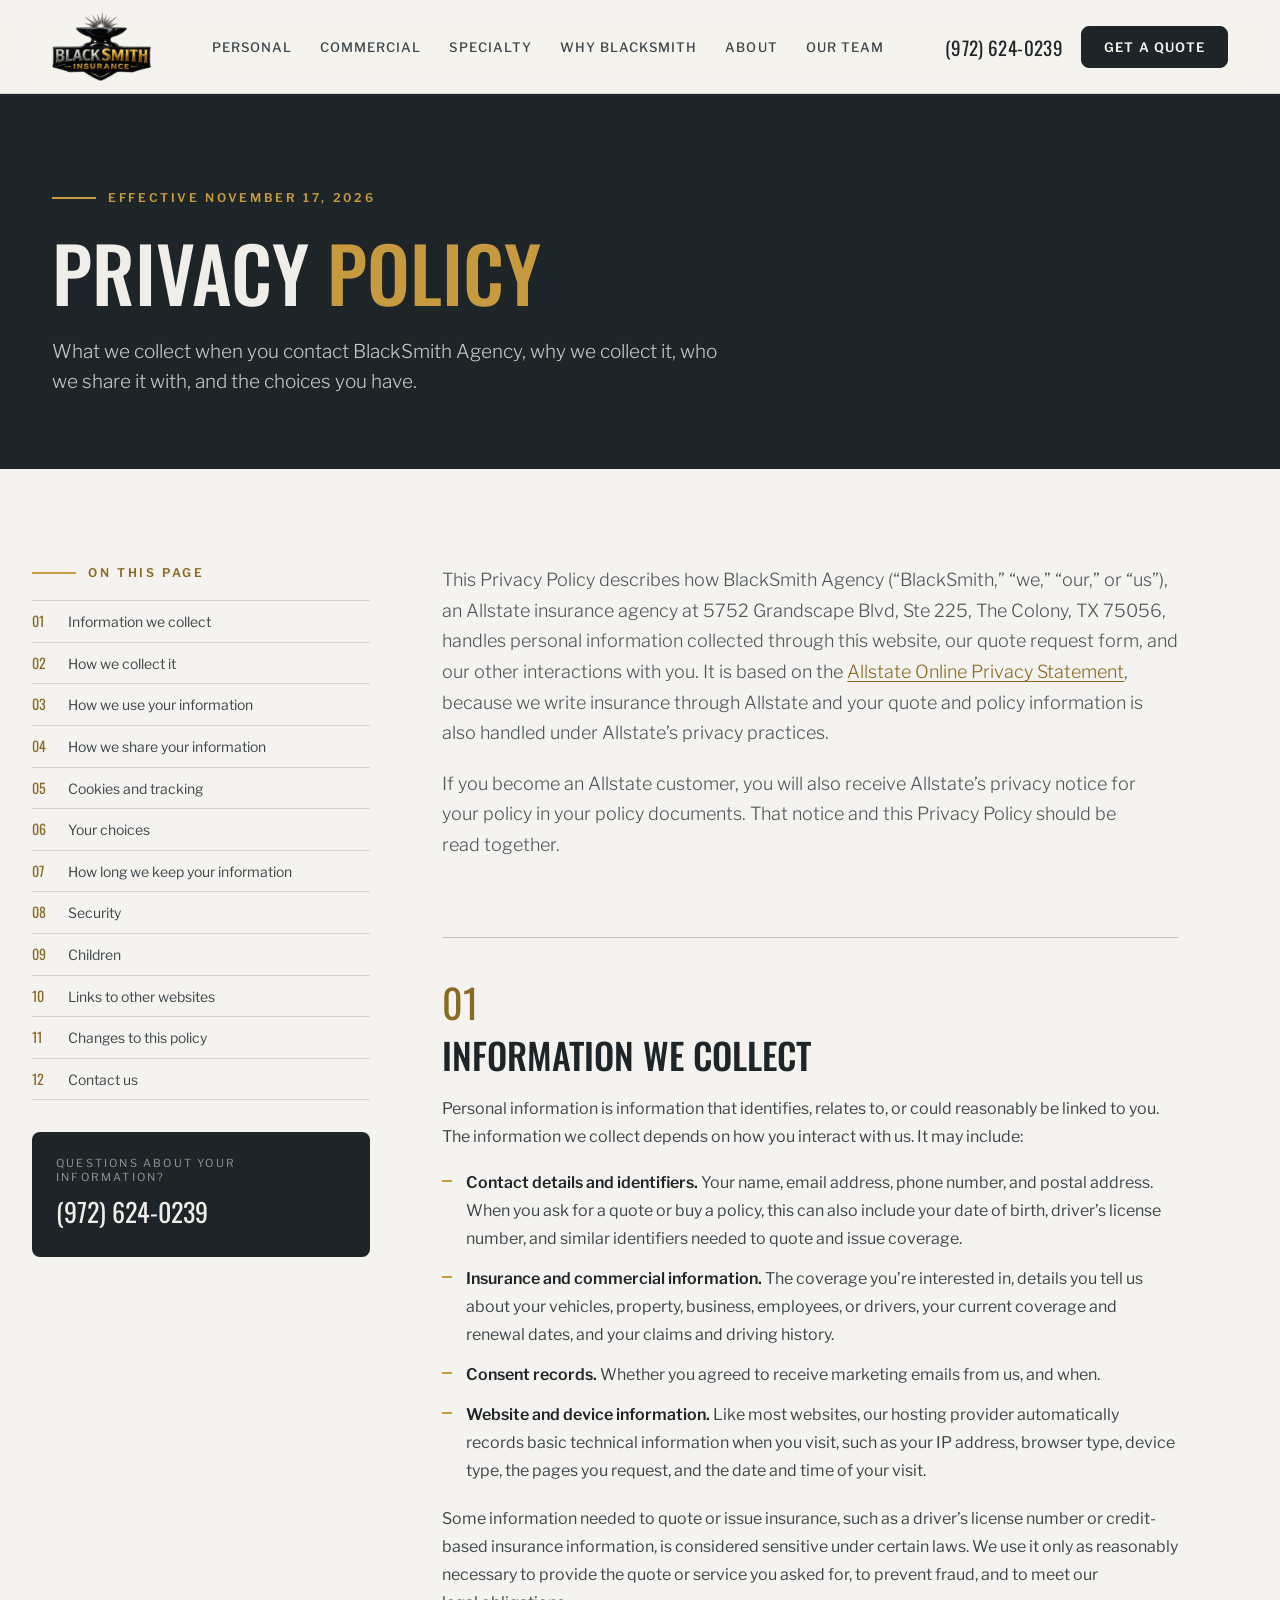
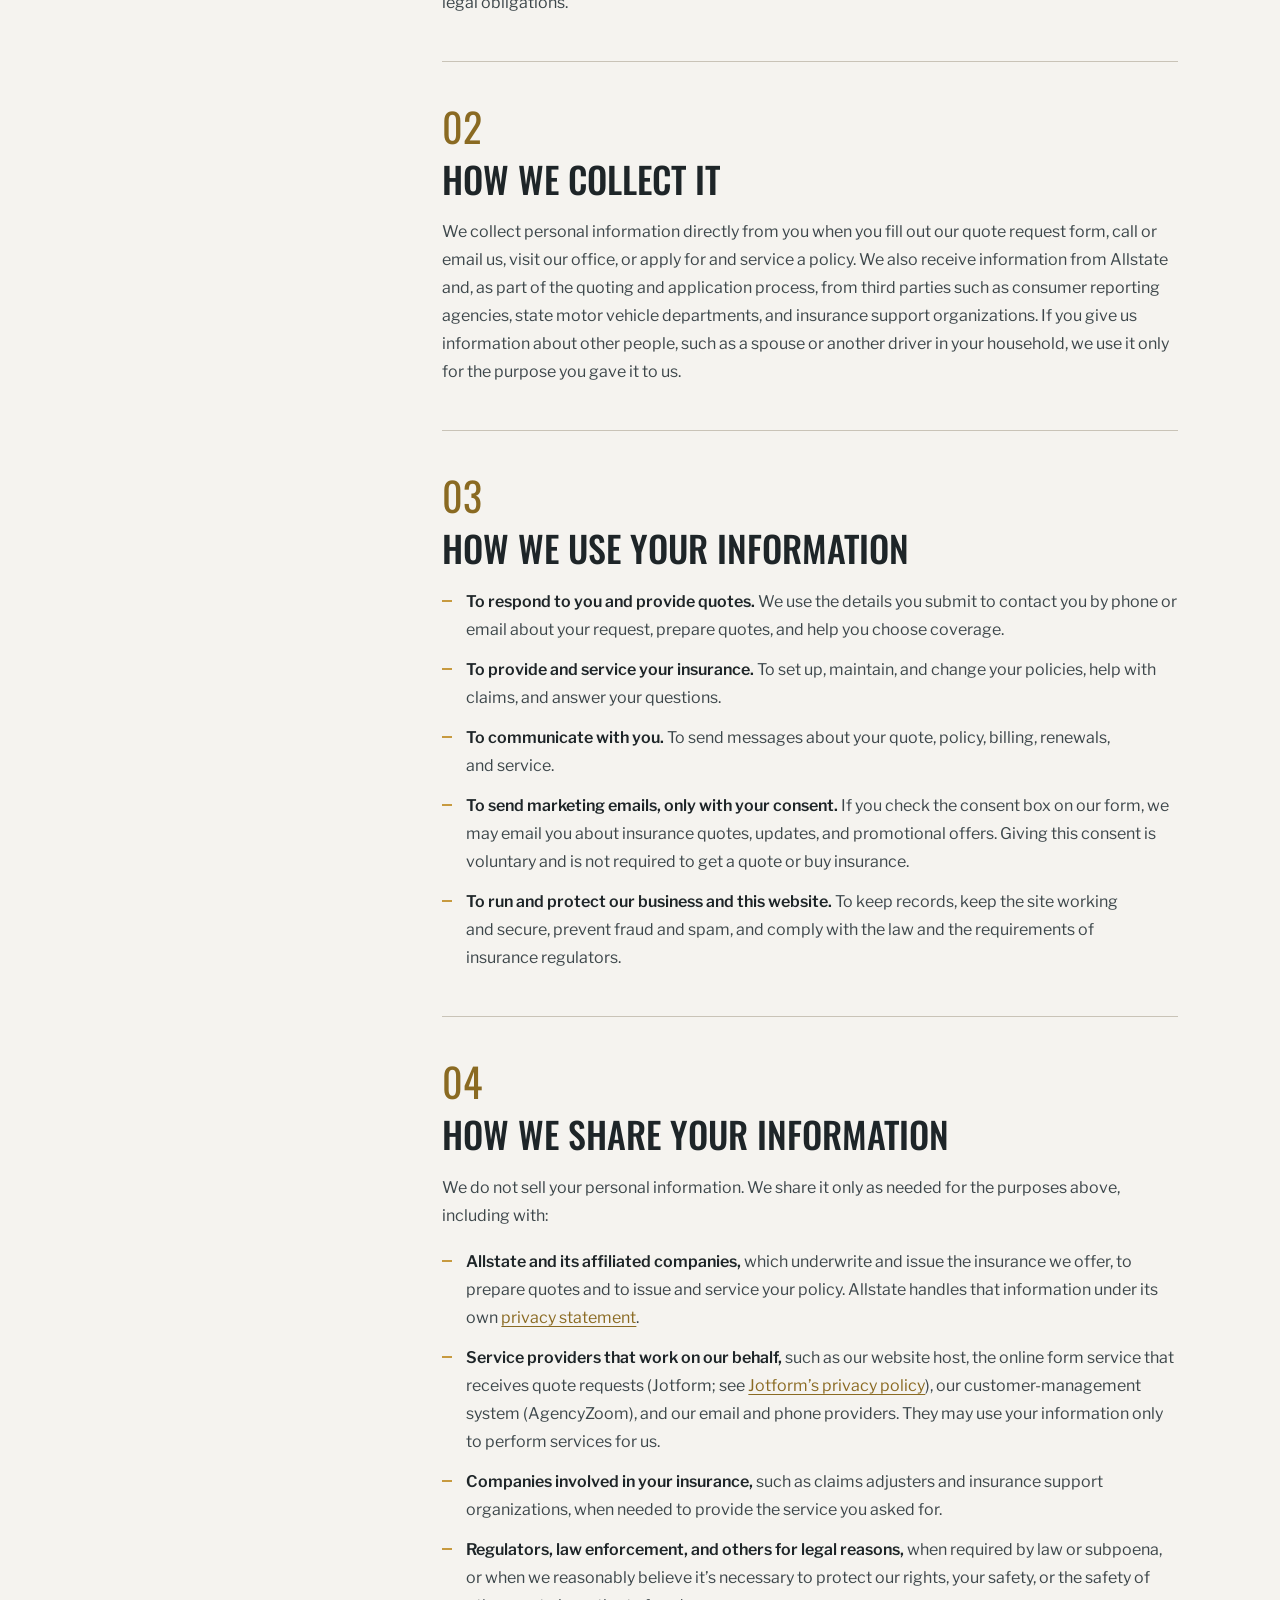
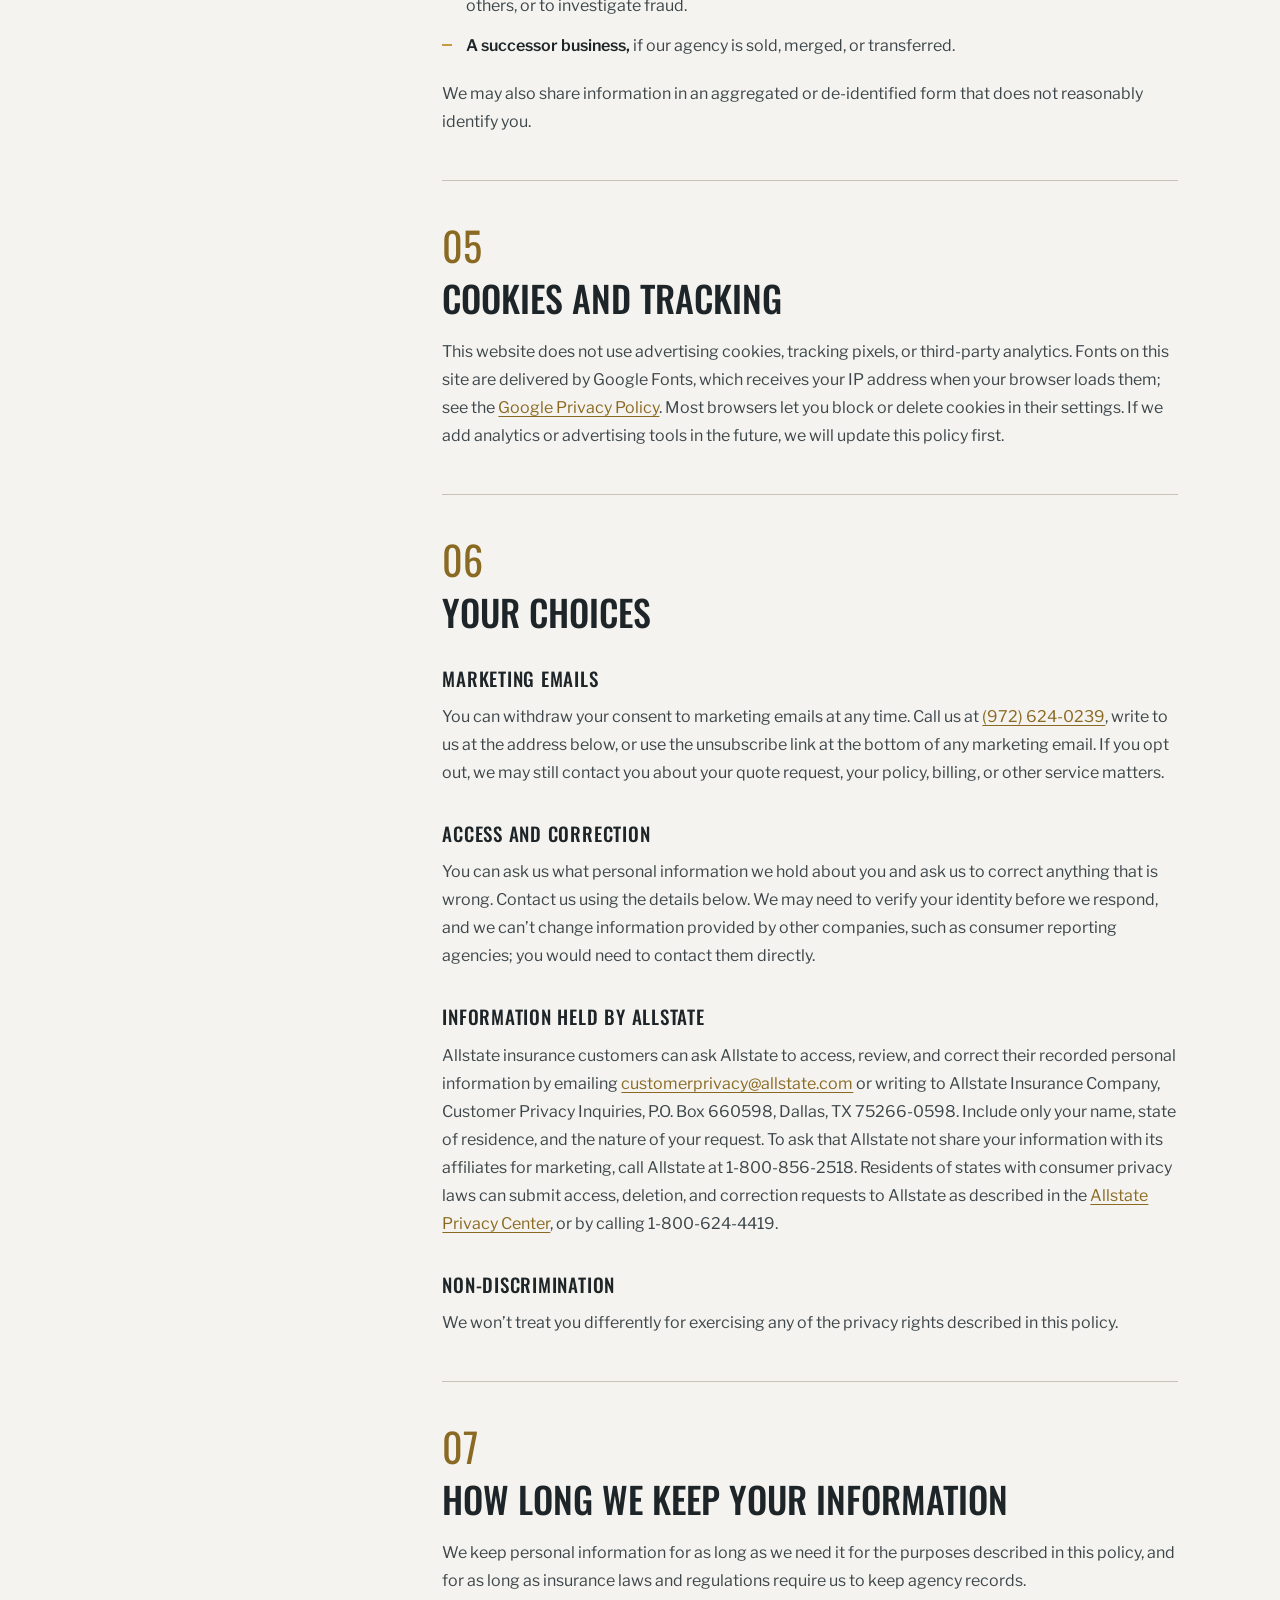
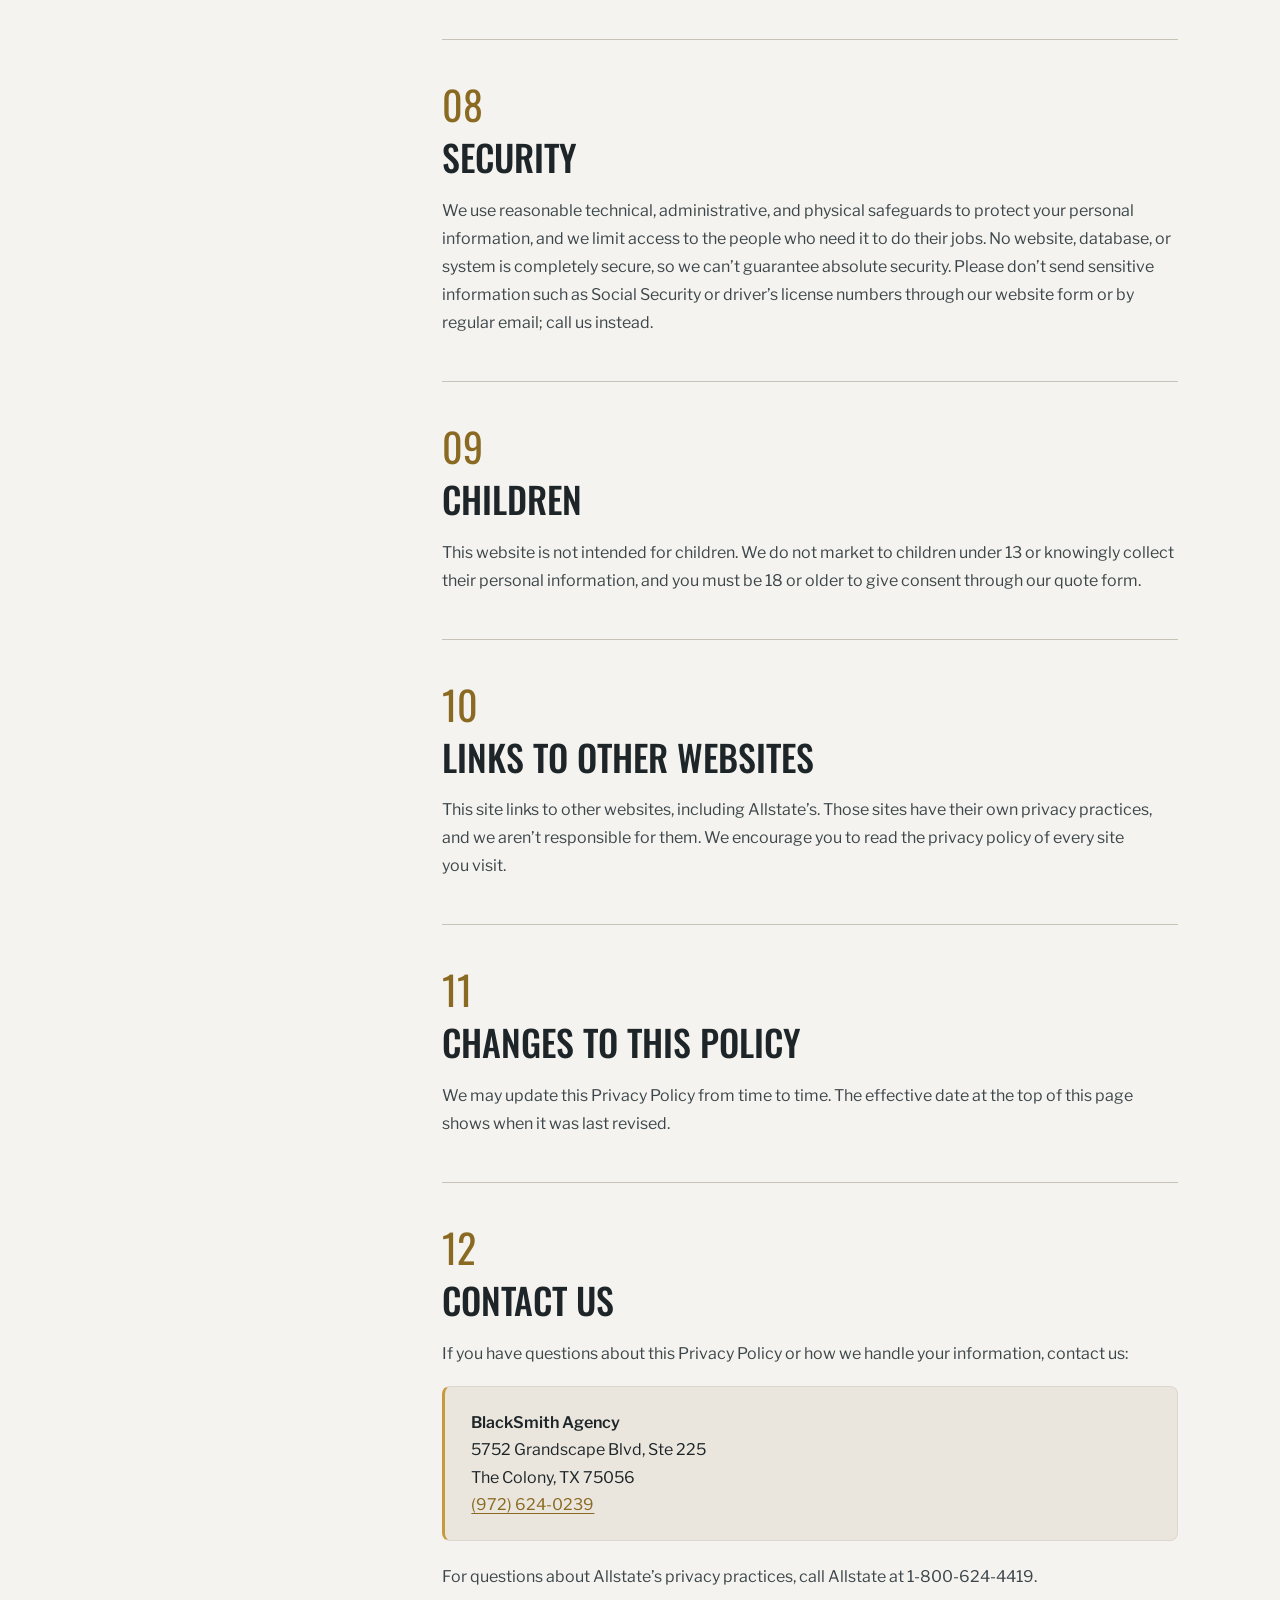
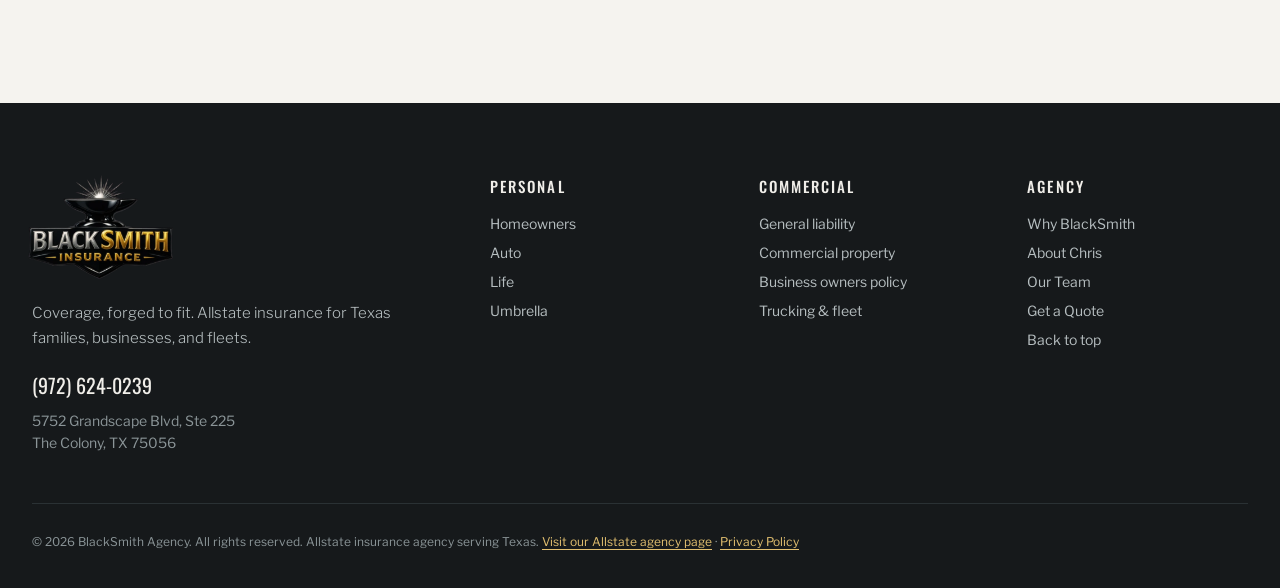
<file: privacy.html>
<!DOCTYPE html>
<html lang="en">
<head>
<meta charset="utf-8">
<meta name="viewport" content="width=device-width, initial-scale=1">
<title>Privacy Policy | BlackSmith Agency, The Colony, Texas</title>
<meta name="description" content="How BlackSmith Agency, an Allstate insurance agency in The Colony, Texas, collects, uses, shares, and protects the personal information you give us.">
<link rel="canonical" href="https://blacksmith-insurance-site.vercel.app/privacy">

<meta property="og:type" content="website">
<meta property="og:title" content="Privacy Policy | BlackSmith Agency">
<meta property="og:description" content="How BlackSmith Agency handles the personal information you share with us.">
<meta property="og:image" content="https://blacksmith-insurance-site.vercel.app/assets/og-image-v2.jpg">
<meta property="og:url" content="https://blacksmith-insurance-site.vercel.app/privacy">
<meta name="theme-color" content="#1E2528">

<link rel="icon" href="/assets/favicon-v2.png" type="image/png">
<link rel="apple-touch-icon" href="/assets/apple-touch-icon-v2.png">

<link rel="preconnect" href="https://fonts.googleapis.com">
<link rel="preconnect" href="https://fonts.gstatic.com" crossorigin>
<link href="https://fonts.googleapis.com/css2?family=Oswald:wght@400;500;600&family=Libre+Franklin:ital,wght@0,300;0,400;0,500;0,600;1,400&display=swap" rel="stylesheet">

<link rel="stylesheet" href="/styles.css?v=20261117c">
</head>
<body>

<a class="skip-link" href="#main">Skip to content</a>

<header class="site-header">
  <div class="header-inner">
    <a class="brand" href="/" aria-label="BlackSmith Insurance home">
      <img src="/assets/blacksmith-logo-v2.webp" alt="BlackSmith Insurance" width="516" height="360">
    </a>
    <nav class="nav-links" aria-label="Primary">
      <a href="/#personal">Personal</a>
      <a href="/#commercial">Commercial</a>
      <a href="/#specialty">Specialty</a>
      <a href="/#why">Why BlackSmith</a>
      <a href="/#about">About</a>
      <a href="/team">Our Team</a>
    </nav>
    <div class="header-cta">
      <a class="header-phone" href="tel:+19726240239" aria-label="Call (972) 624-0239"><span class="header-phone-num">(972)&nbsp;624-0239</span><span class="header-phone-short" aria-hidden="true">Call</span></a>
      <a class="btn-dark" href="/#quote">Get a Quote</a>
    </div>
  </div>
</header>

<main id="main">

<section id="top" class="team-hero">
  <div class="team-hero-inner">
    <div class="team-hero-copy">
      <div class="eyebrow eyebrow-rule">
        <span class="rule"></span>
        <span>Effective November 17, 2026</span>
      </div>
      <h1>Privacy <span class="gold">Policy</span></h1>
      <p class="team-hero-lede">What we collect when you contact BlackSmith Agency, why we collect it, who we share it with, and the choices you have.</p>
    </div>
  </div>
</section>

<article class="legal">
  <div class="legal-inner">

    <aside class="legal-toc" aria-label="On this page">
      <div class="eyebrow eyebrow-rule eyebrow-on-light">
        <span class="rule"></span>
        <span>On this page</span>
      </div>
      <nav>
        <ol>
          <li><a href="#collect"><span>01</span>Information we collect</a></li>
          <li><a href="#sources"><span>02</span>How we collect it</a></li>
          <li><a href="#use"><span>03</span>How we use your information</a></li>
          <li><a href="#share"><span>04</span>How we share your information</a></li>
          <li><a href="#cookies"><span>05</span>Cookies and tracking</a></li>
          <li><a href="#choices"><span>06</span>Your choices</a></li>
          <li><a href="#retention"><span>07</span>How long we keep your information</a></li>
          <li><a href="#security"><span>08</span>Security</a></li>
          <li><a href="#children"><span>09</span>Children</a></li>
          <li><a href="#links"><span>10</span>Links to other websites</a></li>
          <li><a href="#changes"><span>11</span>Changes to this policy</a></li>
          <li><a href="#contact"><span>12</span>Contact us</a></li>
        </ol>
      </nav>
      <div class="legal-toc-card">
        <p>Questions about your information?</p>
        <a class="legal-toc-phone" href="tel:+19726240239">(972) 624-0239</a>
      </div>
    </aside>

    <div class="legal-body">
    <div class="legal-intro">
      <p class="legal-lede">This Privacy Policy describes how BlackSmith Agency (“BlackSmith,” “we,” “our,” or “us”), an Allstate insurance agency at 5752 Grandscape Blvd, Ste 225, The Colony, TX 75056, handles personal information collected through this website, our quote request form, and our other interactions with you. It is based on the <a href="https://www.allstate.com/privacy-center" target="_blank" rel="noopener">Allstate Online Privacy Statement</a>, because we write insurance through Allstate and your quote and policy information is also handled under Allstate’s privacy practices.</p>
      <p class="legal-lede">If you become an Allstate customer, you will also receive Allstate’s privacy notice for your policy in your policy documents. That notice and this Privacy Policy should be read together.</p>
    </div>

    <section id="collect" class="legal-section">
      <div class="legal-num" aria-hidden="true">01</div>
      <h2>Information we collect</h2>
      <p>Personal information is information that identifies, relates to, or could reasonably be linked to you. The information we collect depends on how you interact with us. It may include:</p>
      <ul>
        <li><strong>Contact details and identifiers.</strong> Your name, email address, phone number, and postal address. When you ask for a quote or buy a policy, this can also include your date of birth, driver’s license number, and similar identifiers needed to quote and issue coverage.</li>
        <li><strong>Insurance and commercial information.</strong> The coverage you’re interested in, details you tell us about your vehicles, property, business, employees, or drivers, your current coverage and renewal dates, and your claims and driving history.</li>
        <li><strong>Consent records.</strong> Whether you agreed to receive marketing emails from us, and when.</li>
        <li><strong>Website and device information.</strong> Like most websites, our hosting provider automatically records basic technical information when you visit, such as your IP address, browser type, device type, the pages you request, and the date and time of your visit.</li>
      </ul>
      <p>Some information needed to quote or issue insurance, such as a driver’s license number or credit-based insurance information, is considered sensitive under certain laws. We use it only as reasonably necessary to provide the quote or service you asked for, to prevent fraud, and to meet our legal obligations.</p>
    </section>
    <section id="sources" class="legal-section">
      <div class="legal-num" aria-hidden="true">02</div>
      <h2>How we collect it</h2>
      <p>We collect personal information directly from you when you fill out our quote request form, call or email us, visit our office, or apply for and service a policy. We also receive information from Allstate and, as part of the quoting and application process, from third parties such as consumer reporting agencies, state motor vehicle departments, and insurance support organizations. If you give us information about other people, such as a spouse or another driver in your household, we use it only for the purpose you gave it to us.</p>
    </section>
    <section id="use" class="legal-section">
      <div class="legal-num" aria-hidden="true">03</div>
      <h2>How we use your information</h2>
      <ul>
        <li><strong>To respond to you and provide quotes.</strong> We use the details you submit to contact you by phone or email about your request, prepare quotes, and help you choose coverage.</li>
        <li><strong>To provide and service your insurance.</strong> To set up, maintain, and change your policies, help with claims, and answer your questions.</li>
        <li><strong>To communicate with you.</strong> To send messages about your quote, policy, billing, renewals, and service.</li>
        <li><strong>To send marketing emails, only with your consent.</strong> If you check the consent box on our form, we may email you about insurance quotes, updates, and promotional offers. Giving this consent is voluntary and is not required to get a quote or buy insurance.</li>
        <li><strong>To run and protect our business and this website.</strong> To keep records, keep the site working and secure, prevent fraud and spam, and comply with the law and the requirements of insurance regulators.</li>
      </ul>
    </section>
    <section id="share" class="legal-section">
      <div class="legal-num" aria-hidden="true">04</div>
      <h2>How we share your information</h2>
      <p>We do not sell your personal information. We share it only as needed for the purposes above, including with:</p>
      <ul>
        <li><strong>Allstate and its affiliated companies,</strong> which underwrite and issue the insurance we offer, to prepare quotes and to issue and service your policy. Allstate handles that information under its own <a href="https://www.allstate.com/privacy-center" target="_blank" rel="noopener">privacy statement</a>.</li>
        <li><strong>Service providers that work on our behalf,</strong> such as our website host, the online form service that receives quote requests (Jotform; see <a href="https://www.jotform.com/privacy/" target="_blank" rel="noopener">Jotform’s privacy policy</a>), our customer-management system (AgencyZoom), and our email and phone providers. They may use your information only to perform services for us.</li>
        <li><strong>Companies involved in your insurance,</strong> such as claims adjusters and insurance support organizations, when needed to provide the service you asked for.</li>
        <li><strong>Regulators, law enforcement, and others for legal reasons,</strong> when required by law or subpoena, or when we reasonably believe it’s necessary to protect our rights, your safety, or the safety of others, or to investigate fraud.</li>
        <li><strong>A successor business,</strong> if our agency is sold, merged, or transferred.</li>
      </ul>
      <p>We may also share information in an aggregated or de-identified form that does not reasonably identify you.</p>
    </section>
    <section id="cookies" class="legal-section">
      <div class="legal-num" aria-hidden="true">05</div>
      <h2>Cookies and tracking</h2>
      <p>This website does not use advertising cookies, tracking pixels, or third-party analytics. Fonts on this site are delivered by Google Fonts, which receives your IP address when your browser loads them; see the <a href="https://policies.google.com/privacy" target="_blank" rel="noopener">Google Privacy Policy</a>. Most browsers let you block or delete cookies in their settings. If we add analytics or advertising tools in the future, we will update this policy first.</p>
    </section>
    <section id="choices" class="legal-section">
      <div class="legal-num" aria-hidden="true">06</div>
      <h2>Your choices</h2>
      <h3>Marketing emails</h3>
      <p>You can withdraw your consent to marketing emails at any time. Call us at <a href="tel:+19726240239">(972) 624-0239</a>, write to us at the address below, or use the unsubscribe link at the bottom of any marketing email. If you opt out, we may still contact you about your quote request, your policy, billing, or other service matters.</p>
      <h3>Access and correction</h3>
      <p>You can ask us what personal information we hold about you and ask us to correct anything that is wrong. Contact us using the details below. We may need to verify your identity before we respond, and we can’t change information provided by other companies, such as consumer reporting agencies; you would need to contact them directly.</p>
      <h3>Information held by Allstate</h3>
      <p>Allstate insurance customers can ask Allstate to access, review, and correct their recorded personal information by emailing <a href="mailto:customerprivacy@allstate.com">customerprivacy@allstate.com</a> or writing to Allstate Insurance Company, Customer Privacy Inquiries, P.O. Box 660598, Dallas, TX 75266-0598. Include only your name, state of residence, and the nature of your request. To ask that Allstate not share your information with its affiliates for marketing, call Allstate at 1-800-856-2518. Residents of states with consumer privacy laws can submit access, deletion, and correction requests to Allstate as described in the <a href="https://www.allstate.com/privacy-center" target="_blank" rel="noopener">Allstate Privacy Center</a>, or by calling 1-800-624-4419.</p>
      <h3>Non-discrimination</h3>
      <p>We won’t treat you differently for exercising any of the privacy rights described in this policy.</p>
    </section>
    <section id="retention" class="legal-section">
      <div class="legal-num" aria-hidden="true">07</div>
      <h2>How long we keep your information</h2>
      <p>We keep personal information for as long as we need it for the purposes described in this policy, and for as long as insurance laws and regulations require us to keep agency records.</p>
    </section>
    <section id="security" class="legal-section">
      <div class="legal-num" aria-hidden="true">08</div>
      <h2>Security</h2>
      <p>We use reasonable technical, administrative, and physical safeguards to protect your personal information, and we limit access to the people who need it to do their jobs. No website, database, or system is completely secure, so we can’t guarantee absolute security. Please don’t send sensitive information such as Social Security or driver’s license numbers through our website form or by regular email; call us instead.</p>
    </section>
    <section id="children" class="legal-section">
      <div class="legal-num" aria-hidden="true">09</div>
      <h2>Children</h2>
      <p>This website is not intended for children. We do not market to children under 13 or knowingly collect their personal information, and you must be 18 or older to give consent through our quote form.</p>
    </section>
    <section id="links" class="legal-section">
      <div class="legal-num" aria-hidden="true">10</div>
      <h2>Links to other websites</h2>
      <p>This site links to other websites, including Allstate’s. Those sites have their own privacy practices, and we aren’t responsible for them. We encourage you to read the privacy policy of every site you visit.</p>
    </section>
    <section id="changes" class="legal-section">
      <div class="legal-num" aria-hidden="true">11</div>
      <h2>Changes to this policy</h2>
      <p>We may update this Privacy Policy from time to time. The effective date at the top of this page shows when it was last revised.</p>
    </section>
    <section id="contact" class="legal-section">
      <div class="legal-num" aria-hidden="true">12</div>
      <h2>Contact us</h2>
      <p>If you have questions about this Privacy Policy or how we handle your information, contact us:</p>
      <address class="legal-contact">
        <strong>BlackSmith Agency</strong><br>
        5752 Grandscape Blvd, Ste 225<br>
        The Colony, TX 75056<br>
        <a href="tel:+19726240239">(972) 624-0239</a>
      </address>
      <p>For questions about Allstate’s privacy practices, call Allstate at 1-800-624-4419.</p>

    </section>
    </div>

  </div>
</article>

</main>

<!-- ============ FOOTER ============ -->
<footer class="site-footer">
  <div class="container">
    <div class="footer-grid">
      <div>
        <a class="footer-brand" href="/" aria-label="BlackSmith Insurance home"><img class="footer-logo" src="/assets/blacksmith-logo-v2.webp" alt="BlackSmith Insurance" width="516" height="360" loading="lazy"></a>
        <p class="footer-blurb">Coverage, forged to fit. Allstate insurance for Texas families, businesses, and fleets.</p>
        <a class="footer-phone" href="tel:+19726240239">(972) 624-0239</a>
        <address class="footer-addr">5752 Grandscape Blvd, Ste 225<br>The Colony, TX 75056</address>
      </div>
      <div>
        <h2>Personal</h2>
        <div class="footer-links">
          <a href="/#personal">Homeowners</a>
          <a href="/#personal">Auto</a>
          <a href="/#personal">Life</a>
          <a href="/#personal">Umbrella</a>
        </div>
      </div>
      <div>
        <h2>Commercial</h2>
        <div class="footer-links">
          <a href="/#commercial">General liability</a>
          <a href="/#commercial">Commercial property</a>
          <a href="/#commercial">Business owners policy</a>
          <a href="/#specialty">Trucking &amp; fleet</a>
        </div>
      </div>
      <div>
        <h2>Agency</h2>
        <div class="footer-links">
          <a href="/#why">Why BlackSmith</a>
          <a href="/#about">About Chris</a>
          <a href="/team">Our Team</a>
          <a href="/#quote">Get a Quote</a>
          <a href="#top">Back to top</a>
        </div>
      </div>
    </div>
    <p class="footer-legal">© 2026 BlackSmith Agency. All rights reserved. Allstate insurance agency serving Texas. <a href="https://agents.allstate.com/blacksmith-insurance-the-colony-tx.html" target="_blank" rel="noopener">Visit our Allstate agency page</a> · <a href="/privacy" aria-current="page">Privacy Policy</a></p>
  </div>
</footer>

</body>
</html>
</file>
<file: styles.css>
/* ==========================================================================
   BlackSmith Agency — one-page site
   Compiled from the Claude Design prototype "BlackSmith Agency.dc.html".
   Palette and metrics mirror the prototype; media queries are additive
   (the prototype was desktop-only).
   ========================================================================== */

:root {
  --ink:        #1E2528;  /* primary dark / body text */
  --ink-2:      #262F32;  /* dark panel */
  --ink-3:      #16191B;  /* footer / text on gold */
  --bone:       #F5F3EF;  /* page background */
  --bone-2:     #F0EEE9;  /* text on dark */
  --bone-3:     #EAE6DE;  /* process band */

  --gold:       #C79A3F;
  --gold-lt:    #E3C070;
  --gold-dk:    #8A6A22;  /* links on light */
  --rust:       #B04A17;  /* link hover on light: 4.9:1 on bone */

  --line:       #DCD7CE;
  --line-2:     #E7E2D9;
  --line-3:     #C9C3B7;
  --line-dk:    #3A4548;
  --line-dk-2:  #727B7E;  /* input borders: 3:1 against panel and field */
  --line-dk-3:  #2A3134;

  --muted:      #4C565A;
  --muted-2:    #5A6468;
  --muted-3:    #3C464A;
  --slate:      #8B9598;
  --steel:      #727B7E;  /* ghost button border: 3:1 on ink */

  --on-dark:    #B6BEC0;
  --on-dark-2:  #AAB3B6;
  --on-dark-3:  #C3C9CB;
  --on-dark-4:  #D5D9DA;

  --display: Oswald, "Arial Narrow", system-ui, sans-serif;
  --body: "Libre Franklin", system-ui, -apple-system, sans-serif;

  --shell: 1240px;
  --gutter: 32px;
  --radius: 8px;

  /* Sticky header height is derived from these, so anchor jumps can clear it. */
  --logo-h: 69px;
  --header-pad: 12px;
  --header-h: calc(var(--logo-h) + 2 * var(--header-pad) + 1px);
}

* { box-sizing: border-box; }

html { scroll-behavior: smooth; scroll-padding-top: var(--header-h); }

body {
  margin: 0;
  background: var(--bone);
  color: var(--ink);
  font-family: var(--body);
  -webkit-font-smoothing: antialiased;
  text-wrap: pretty;
}

a { color: var(--gold-dk); text-decoration: none; }
a:hover { color: var(--rust); }

img { max-width: 100%; }

h1, h2, h3, h4 { font-family: var(--display); font-weight: 500; text-transform: uppercase; }

input, select, textarea, button { font-family: inherit; }

address { font-style: normal; }

:focus-visible {
  outline: 2px solid var(--gold);
  outline-offset: 3px;
  border-radius: 2px;
}

.skip-link {
  position: absolute;
  left: -9999px;
  top: 0;
  z-index: 100;
  background: var(--ink);
  color: var(--bone);
  padding: 12px 20px;
  font-size: 13px;
  letter-spacing: 0.09em;
  text-transform: uppercase;
  font-weight: 600;
}
.skip-link:focus { left: 8px; top: 8px; color: var(--bone); }

.container {
  max-width: var(--shell);
  margin: 0 auto;
}

/* ---------- shared bits ---------- */

.eyebrow {
  font-size: 12px;
  letter-spacing: 0.22em;
  text-transform: uppercase;
  font-weight: 600;
  margin-bottom: 18px;
}
.eyebrow-gold { color: var(--gold); }
.eyebrow-rule {
  display: flex;
  align-items: center;
  gap: 12px;
  color: var(--gold);
  margin-bottom: 28px;
}
.eyebrow-rule .rule {
  width: 44px;
  height: 2px;
  background: var(--gold);
  display: block;
  flex: none;
}

.gold { color: var(--gold); }

.btn-row { display: flex; flex-wrap: wrap; gap: 14px; }

.btn-dark,
.btn-gold,
.btn-ghost,
.btn-outline {
  display: inline-block;
  font-size: 13px;
  letter-spacing: 0.1em;
  text-transform: uppercase;
  font-weight: 600;
  border-radius: var(--radius);
  white-space: nowrap;
  transition: background-color .18s ease, color .18s ease, border-color .18s ease;
}

.btn-dark {
  background: var(--ink);
  color: var(--bone);
  padding: 12px 22px;
  letter-spacing: 0.09em;
  border: 1px solid var(--ink);
}
.btn-dark:hover { background: var(--gold); border-color: var(--gold); color: var(--ink-3); }
.btn-dark.btn-lg { padding: 16px 30px; letter-spacing: 0.1em; }

.btn-gold {
  background: var(--gold);
  color: var(--ink-3);
  padding: 17px 32px;
  font-weight: 700;
}
.btn-gold:hover { background: var(--gold-lt); color: var(--ink-3); }

.btn-ghost {
  border: 1px solid var(--steel);
  color: var(--bone-2);
  padding: 17px 32px;
}
.btn-ghost:hover { border-color: var(--gold); color: var(--gold); }

.btn-outline {
  border: 1px solid #B9B2A6;
  color: var(--ink);
  padding: 16px 30px;
}
.btn-outline:hover { border-color: var(--ink); color: var(--ink); }

/* ---------- header ---------- */

.site-header {
  position: sticky;
  top: 0;
  z-index: 50;
  background: rgba(245, 243, 239, 0.94);
  backdrop-filter: blur(10px);
  -webkit-backdrop-filter: blur(10px);
  border-bottom: 1px solid var(--line);
}
.header-inner {
  max-width: var(--shell);
  margin: 0 auto;
  padding: var(--header-pad) var(--gutter);
  display: flex;
  align-items: center;
  gap: 32px;
}
.brand { display: flex; align-items: center; flex: none; }
.brand img { height: var(--logo-h); width: auto; display: block; }

.nav-links {
  display: flex;
  align-items: center;
  gap: 28px;
  margin-left: auto;
  font-size: 13px;
  letter-spacing: 0.08em;
  text-transform: uppercase;
  font-weight: 500;
}
.nav-links a { color: var(--muted-3); white-space: nowrap; }
.nav-links a:hover { color: var(--ink); }
.nav-links a[aria-current="page"] {
  color: var(--ink);
  box-shadow: inset 0 -2px 0 var(--gold);
  padding: 6px 0;
}

.header-cta {
  display: flex;
  align-items: center;
  gap: 18px;
  margin-left: auto;
}
.header-phone {
  font-family: var(--display);
  font-size: 19px;
  letter-spacing: 0.02em;
  color: var(--ink);
  white-space: nowrap;
}
.header-phone:hover { color: var(--rust); }
/* Short "Call" label replaces the number on narrow phones (see 560px query). */
.header-phone-short { display: none; }

/* ---------- hero ---------- */

.hero {
  background: var(--ink);
  color: var(--bone-2);
  position: relative;
  overflow: hidden;
}
.hero-inner {
  max-width: var(--shell);
  margin: 0 auto;
  padding: 96px var(--gutter) 104px;
  display: grid;
  grid-template-columns: minmax(0, 1.05fr) minmax(0, 0.95fr);
  gap: 72px;
  align-items: center;
}
.hero h1 {
  font-size: clamp(44px, 7.2vw, 78px);
  line-height: 0.98;
  letter-spacing: -0.01em;
  margin: 0 0 26px;
}
.hero-lede {
  font-size: 19px;
  line-height: 1.6;
  color: var(--on-dark-3);
  margin: 0 0 36px;
  max-width: 33em;
  font-weight: 300;
}
.btn-row + .trust-row { margin-top: 40px; }
.trust-row {
  display: flex;
  flex-wrap: wrap;
  align-items: center;
  gap: 10px 26px;
  border-top: 1px solid var(--line-dk);
  padding-top: 22px;
  font-size: 11px;
  font-weight: 600;
  letter-spacing: 0.18em;
  text-transform: uppercase;
  color: var(--slate);
}
/* The prototype separated these with dots, but the row wraps even at its own
   max width, which strands a dot at the end of a line. Spacing does the job. */
.trust-row .dot { display: none; }

/* Square frame: the Texas graphic is 1:1, and its "The Colony" callout runs to
   the artwork's right edge, so any cover-crop would clip the label. The artwork
   is transparent, so it sits straight on the hero ink and the 1px frame plus its
   14px mat are the only container — no second rectangle competing with them. */
.hero-media { position: relative; aspect-ratio: 1; }
.hero-frame { position: absolute; inset: 0; border: 1px solid var(--line-dk); }
.hero-photo { position: absolute; inset: 14px; overflow: hidden; }
.hero-photo img {
  width: 100%;
  height: 100%;
  object-fit: contain;
  display: block;
}

/* ---------- section heads ---------- */

.section-head { max-width: 720px; margin-bottom: 56px; }
.section-head h2,
.about h2,
.process h2,
.quote h2,
.why-title {
  font-size: clamp(32px, 4.6vw, 52px);
  line-height: 1.04;
  letter-spacing: -0.005em;
  margin: 0 0 20px;
}
.section-lede {
  font-size: 18px;
  line-height: 1.65;
  color: var(--muted);
  margin: 0;
  font-weight: 300;
}

/* ---------- coverage ---------- */

.coverage { padding: 104px var(--gutter) 112px; background: var(--bone); }

.coverage-grid {
  display: grid;
  grid-template-columns: repeat(3, minmax(0, 1fr));
  gap: 24px;
}
.cov-card {
  background: #FFFFFF;
  border: 1px solid var(--line);
  padding: 34px 30px 30px;
  display: flex;
  flex-direction: column;
  border-radius: var(--radius);
}
.cov-kicker {
  font-size: 11px;
  letter-spacing: 0.2em;
  text-transform: uppercase;
  color: var(--muted-2);
  font-weight: 600;
  margin-bottom: 10px;
}
.cov-card h3 {
  font-size: clamp(26px, 3vw, 30px);
  margin: 0 0 14px;
}
.cov-blurb {
  font-size: 15px;
  line-height: 1.6;
  color: var(--muted);
  margin: 0 0 22px;
  font-weight: 300;
}
.acc { display: flex; flex-direction: column; border-top: 1px solid var(--line-2); }
.acc details { border-bottom: 1px solid var(--line-2); }
.acc summary {
  display: flex;
  align-items: center;
  justify-content: space-between;
  gap: 12px;
  padding: 14px 0;
  cursor: pointer;
  font-size: 15px;
  font-weight: 500;
  list-style: none;
}
.acc summary::-webkit-details-marker { display: none; }
.acc summary::marker { content: ""; }
.acc .chev {
  color: var(--gold-dk);
  font-size: 18px;
  line-height: 1;
  transition: transform 0.2s;
  flex: none;
}
.acc details[open] .chev { transform: rotate(45deg); }
.acc details p {
  margin: 0 0 16px;
  font-size: 14px;
  line-height: 1.6;
  color: var(--muted-2);
  font-weight: 300;
}
.cov-link {
  margin-top: 26px;
  font-size: 13px;
  letter-spacing: 0.1em;
  text-transform: uppercase;
  font-weight: 600;
  color: var(--ink);
  border-bottom: 2px solid var(--gold);
  align-self: flex-start;
  padding-bottom: 4px;
}
.cov-link:hover { color: var(--rust); }

.cov-card-dark {
  background: var(--ink-2);
  border-color: var(--ink-2);
  color: var(--bone-2);
}
.cov-card-dark .cov-kicker { color: var(--gold); }
.cov-card-dark .cov-blurb { color: var(--on-dark); }
.cov-card-dark .acc { border-top-color: var(--line-dk); }
.cov-card-dark .acc details { border-bottom-color: var(--line-dk); }
.cov-card-dark .acc details p { color: var(--on-dark-2); }
.cov-card-dark .acc .chev { color: var(--gold); }
.cov-card-dark .cov-link { color: var(--bone-2); }
.cov-card-dark .cov-link:hover { color: var(--gold); }

/* ---------- why ---------- */

.why { background: var(--ink-2); color: var(--bone-2); padding: 104px var(--gutter); }
.why-inner {
  max-width: var(--shell);
  margin: 0 auto;
  display: grid;
  grid-template-columns: minmax(0, 1fr) minmax(0, 0.85fr);
  gap: 72px;
  align-items: center;
}
.why-title { margin-bottom: 44px; }
.why-grid {
  display: grid;
  grid-template-columns: repeat(2, minmax(0, 1fr));
  gap: 36px 40px;
}
.why-num {
  font-family: var(--display);
  font-size: 15px;
  color: var(--gold);
  letter-spacing: 0.14em;
  margin-bottom: 12px;
}
.why-item h3 { font-size: 22px; margin: 0 0 10px; }
.why-item p {
  font-size: 15px;
  line-height: 1.65;
  color: var(--on-dark);
  margin: 0;
  font-weight: 300;
}

/* Bone "calling card" standing in for the prototype's empty photo slot. */
.why-card {
  background: var(--bone);
  color: var(--ink);
  border-radius: var(--radius);
  padding: 44px 40px 40px;
  text-align: center;
  display: flex;
  flex-direction: column;
  align-items: center;
  border: 1px solid var(--line);
}
.why-card-mark { width: 110px; height: auto; display: block; margin-bottom: 20px; }
.why-card-kicker {
  font-size: 11px;
  letter-spacing: 0.2em;
  text-transform: uppercase;
  color: var(--gold-dk);
  font-weight: 600;
  margin-bottom: 18px;
}
.why-card-lead {
  font-family: var(--display);
  font-weight: 500;
  font-size: 26px;
  line-height: 1.15;
  text-transform: uppercase;
  margin: 0 0 14px;
}
.why-card-phone {
  font-family: var(--display);
  font-size: 32px;
  color: var(--ink);
  letter-spacing: 0.01em;
  display: block;
  margin-bottom: 14px;
}
.why-card-phone:hover { color: var(--rust); }
.why-card-addr {
  font-size: 14px;
  line-height: 1.65;
  color: var(--muted);
  font-weight: 300;
  margin-bottom: 26px;
}
.why-card-btn { padding: 14px 26px; }

/* If you later drop a real photo in, this is the class to use. */
.why-media { height: 560px; }
.why-media img {
  width: 100%; height: 100%; object-fit: cover;
  display: block; border-radius: var(--radius);
}

/* ---------- about ---------- */

.about { padding: 104px var(--gutter); background: var(--bone); }
.about-inner {
  max-width: var(--shell);
  margin: 0 auto;
  display: grid;
  grid-template-columns: minmax(0, 0.8fr) minmax(0, 1.2fr);
  gap: 72px;
  align-items: center;
}
.about-media { position: relative; }
.about-media img {
  width: 100%;
  height: 480px;
  object-fit: cover;
  object-position: 50% 22%;
  display: block;
  border-radius: var(--radius);
}
.about-accent {
  position: absolute;
  right: -16px;
  bottom: -16px;
  width: 96px;
  height: 96px;
  border: 2px solid var(--gold);
  border-radius: var(--radius);
}
.about h2 { margin-bottom: 24px; }
.about-copy {
  font-size: 18px;
  line-height: 1.7;
  color: var(--muted);
  margin: 0 0 20px;
  font-weight: 300;
  max-width: 36em;
}
.about-copy + .about-copy { margin-bottom: 32px; }
.about blockquote {
  margin: 0 0 32px;
  border-left: 3px solid var(--gold);
  padding: 4px 0 4px 24px;
  font-family: var(--display);
  font-weight: 400;
  font-size: 26px;
  line-height: 1.3;
  text-transform: uppercase;
  color: var(--ink);
}

/* ---------- process ---------- */

.process {
  padding: 96px var(--gutter);
  background: var(--bone-3);
  border-top: 1px solid var(--line);
  border-bottom: 1px solid var(--line);
}
.process-head {
  display: flex;
  align-items: flex-end;
  justify-content: space-between;
  gap: 40px;
  margin-bottom: 56px;
  flex-wrap: wrap;
}
.process-head h2 { margin-bottom: 0; }
.process-note {
  font-size: 16px;
  line-height: 1.65;
  color: var(--muted);
  margin: 0;
  max-width: 26em;
  font-weight: 300;
}
.process-grid {
  display: grid;
  grid-template-columns: repeat(3, minmax(0, 1fr));
  gap: 1px;
  background: var(--line-3);
  border-radius: var(--radius);
  overflow: hidden;
}
.process-cell { background: var(--bone); padding: 40px 32px 44px; }
.process-num {
  font-family: var(--display);
  font-size: 48px;
  color: var(--gold-dk);
  line-height: 1;
  margin-bottom: 20px;
}
.process-cell h3 { font-size: 24px; margin: 0 0 12px; }
.process-cell p {
  font-size: 15px;
  line-height: 1.65;
  color: var(--muted);
  margin: 0;
  font-weight: 300;
}

/* ---------- quote ---------- */

.quote { background: var(--ink); color: var(--bone-2); padding: 104px var(--gutter); }
.quote-inner {
  max-width: var(--shell);
  margin: 0 auto;
  display: grid;
  grid-template-columns: minmax(0, 0.9fr) minmax(0, 1.1fr);
  gap: 72px;
}
.quote h2 { margin-bottom: 22px; }
.quote-lede {
  font-size: 18px;
  line-height: 1.65;
  color: var(--on-dark);
  margin: 0 0 40px;
  font-weight: 300;
  max-width: 30em;
}
.quote-contact {
  display: flex;
  flex-direction: column;
  gap: 26px;
  border-top: 1px solid var(--line-dk);
  padding-top: 30px;
}
.quote-label {
  font-size: 11px;
  letter-spacing: 0.2em;
  text-transform: uppercase;
  color: var(--slate);
  margin-bottom: 8px;
}
.quote-phone { font-family: var(--display); font-size: 28px; color: var(--bone-2); }
.quote-phone:hover { color: var(--gold); }
.quote-contact address {
  margin: 0;
  font-size: 16px;
  line-height: 1.6;
  color: var(--on-dark-4);
  font-weight: 300;
}

.quote-panel {
  background: var(--ink-2);
  border: 1px solid var(--line-dk);
  padding: 40px;
  border-radius: var(--radius);
}
.quote-form {
  display: grid;
  grid-template-columns: repeat(2, minmax(0, 1fr));
  gap: 20px;
}
.field { display: flex; flex-direction: column; gap: 8px; }
.span-2 { grid-column: span 2; }
.field > span {
  font-size: 11px;
  letter-spacing: 0.18em;
  text-transform: uppercase;
  color: #9BA4A7;
}
.field input,
.field select,
.field textarea {
  background: var(--ink);
  border: 1px solid var(--line-dk-2);
  color: var(--bone-2);
  padding: 14px 16px;
  font-size: 15px;
  border-radius: var(--radius);
  width: 100%;
}
.field textarea { resize: vertical; }
.field input::placeholder,
.field textarea::placeholder { color: #6E7779; }
.field input:focus,
.field select:focus,
.field textarea:focus { border-color: var(--gold); outline: none; }

/* Honeypot field — off-screen for people, present for bots. Not display:none,
   which the lazier bots skip. */
.field-hp {
  position: absolute;
  width: 1px;
  height: 1px;
  overflow: hidden;
  clip-path: inset(50%);
  white-space: nowrap;
}

/* Email-consent checkbox under the quote form. */
.consent {
  display: grid;
  grid-template-columns: auto minmax(0, 1fr);
  gap: 12px;
  align-items: start;
  font-size: 12px;
  line-height: 1.6;
  color: #9BA4A7;
  cursor: pointer;
}
.consent input {
  width: 18px;
  height: 18px;
  margin: 1px 0 0;
  accent-color: var(--gold);
  cursor: pointer;
}
.consent a { color: var(--gold-lt); text-decoration: underline; text-underline-offset: 3px; }
.consent a:hover { color: var(--gold); }

.btn-submit {
  background: var(--gold);
  color: var(--ink-3);
  border: none;
  padding: 18px;
  font-size: 13px;
  letter-spacing: 0.12em;
  text-transform: uppercase;
  font-weight: 700;
  cursor: pointer;
  border-radius: var(--radius);
  transition: background-color .18s ease;
}
.btn-submit:hover { background: var(--gold-lt); }
.btn-submit:disabled { opacity: 0.65; cursor: default; }

.form-notice {
  margin: 0;
  font-size: 14px;
  line-height: 1.6;
  color: var(--gold-lt);
  background: rgba(199, 154, 63, 0.1);
  border: 1px solid rgba(199, 154, 63, 0.35);
  border-radius: var(--radius);
  padding: 12px 14px;
}
.quote-fine {
  margin: 20px 0 0;
  font-size: 12px;
  line-height: 1.6;
  color: #9BA4A7;
}

/* ---------- footer ---------- */

.site-footer { background: var(--ink-3); color: var(--on-dark); padding: 72px var(--gutter) 36px; }
.footer-grid {
  display: grid;
  grid-template-columns: minmax(0, 1.3fr) repeat(3, minmax(0, 0.7fr));
  gap: 48px;
  padding-bottom: 48px;
  border-bottom: 1px solid var(--line-dk-3);
}
.footer-brand { display: block; width: fit-content; margin-bottom: 22px; }
.footer-logo { height: 104px; width: auto; display: block; margin: 0 0 0 -4px; }
.footer-blurb {
  margin: 0 0 18px;
  font-size: 15px;
  line-height: 1.7;
  font-weight: 300;
  max-width: 24em;
}
.footer-phone {
  font-family: var(--display);
  font-size: 20px;
  color: var(--bone-2);
  display: block;
  margin-bottom: 10px;
}
.footer-phone:hover { color: var(--gold); }
.footer-addr { margin: 0; font-size: 14px; line-height: 1.6; color: var(--slate); }
.site-footer h2 {
  font-size: 15px;
  letter-spacing: 0.14em;
  color: var(--bone-2);
  margin: 0 0 18px;
}
.footer-links { display: flex; flex-direction: column; gap: 12px; font-size: 14px; }
.footer-links a { color: var(--on-dark); }
.footer-links a:hover { color: var(--gold); }
.footer-legal { margin: 28px 0 0; font-size: 12px; color: var(--slate); line-height: 1.7; }
.footer-legal a { color: var(--gold-lt); text-decoration: underline; text-underline-offset: 3px; white-space: nowrap; }
.footer-legal a:hover { color: var(--gold); }

/* ==========================================================================
   Our Team page (team.html) — from the Claude Design prototype "Blacksmith Our Team".
   ========================================================================== */

/* Gold is 2.6:1 on bone, so eyebrows on light sections use the darker gold. */
.eyebrow-on-light { color: var(--gold-dk); }

.team-hero { background: var(--ink); color: var(--bone-2); }
.team-hero-inner {
  max-width: var(--shell);
  margin: 0 auto;
  padding: 96px var(--gutter) 72px;
}
.team-hero-copy { max-width: 820px; }
.team-hero h1 {
  font-size: clamp(44px, 6.4vw, 76px);
  line-height: 1.02;
  margin: 0 0 26px;
}
.team-hero-lede {
  font-size: 19px;
  line-height: 1.6;
  color: var(--on-dark-3);
  margin: 0;
  max-width: 36em;
  font-weight: 300;
}

.team-roster {
  display: flex;
  flex-wrap: wrap;
  gap: 20px 28px;
  margin-top: 56px;
  padding-top: 32px;
  border-top: 1px solid var(--line-dk);
}
.team-roster a {
  width: 92px;
  display: flex;
  flex-direction: column;
  align-items: center;
  gap: 10px;
  color: var(--on-dark-4);
  font-size: 13px;
  line-height: 1.3;
  text-align: center;
}
.team-roster a:hover { color: var(--gold-lt); }
.team-roster img,
.roster-initials {
  width: 64px;
  height: 64px;
  border-radius: 50%;
  border: 2px solid var(--line-dk);
  box-sizing: border-box;
  display: block;
  transition: border-color .18s ease;
}
.team-roster img { object-fit: cover; object-position: center 18%; }
.team-roster img.is-owner,
.team-roster a:hover img,
.team-roster a:hover .roster-initials { border-color: var(--gold); }
.roster-initials {
  display: flex;
  align-items: center;
  justify-content: center;
  background: var(--ink-2);
  color: var(--gold);
  font-family: var(--display);
  font-size: 22px;
  letter-spacing: 0.04em;
}

/* ---------- owner ---------- */

.owner { padding: 112px var(--gutter); background: var(--bone); scroll-margin-top: var(--header-h); }
.owner-inner {
  max-width: var(--shell);
  margin: 0 auto;
  display: grid;
  grid-template-columns: minmax(0, 0.8fr) minmax(0, 1.2fr);
  gap: 72px;
  align-items: start;
}
.owner-media { position: relative; }
.owner-media img {
  width: 100%;
  height: auto;
  aspect-ratio: 4 / 5;
  object-fit: cover;
  object-position: 50% 15%;
  display: block;
  border-radius: var(--radius);
}
.owner-accent {
  position: absolute;
  left: -12px;
  bottom: -12px;
  width: 96px;
  height: 96px;
  border-left: 2px solid var(--gold);
  border-bottom: 2px solid var(--gold);
  border-bottom-left-radius: var(--radius);
}
.owner h2 { font-size: clamp(40px, 4.6vw, 56px); line-height: 1.04; margin: 0; }
.owner-pull {
  font-family: var(--display);
  font-size: 24px;
  line-height: 1.4;
  margin: 28px 0 0;
  max-width: 30em;
}
.owner-copy {
  margin: 28px 0 36px;
  max-width: 40em;
  font-size: 16px;
  line-height: 1.75;
  color: var(--muted-3);
}
.owner-copy p { margin: 0 0 18px; }
.owner-copy p:last-child { margin-bottom: 0; }

/* ---------- shared member pieces ---------- */

.team-section-inner { max-width: var(--shell); margin: 0 auto; }

.member-photo {
  width: 168px;
  height: auto;
  aspect-ratio: 4 / 5;
  object-fit: cover;
  object-position: center top;
  display: block;
  flex: none;
  border-radius: 6px;
}
.member-photo-placeholder {
  display: flex;
  align-items: center;
  justify-content: center;
  background: var(--bone-3);
  border: 1px dashed var(--line-3);
  box-sizing: border-box;
  color: var(--gold-dk);
  font-family: var(--display);
  font-size: 52px;
  letter-spacing: 0.04em;
}
.member-name { font-size: 28px; line-height: 1.05; margin: 0 0 10px; }
.member-role {
  margin: 0;
  font-size: 12px;
  line-height: 1.6;
  letter-spacing: 0.16em;
  text-transform: uppercase;
  font-weight: 600;
  color: var(--gold-dk);
}
.member-tags {
  list-style: none;
  margin: 14px 0 16px;
  padding: 0;
  display: flex;
  flex-wrap: wrap;
  gap: 8px;
}
.member-tags li {
  font-size: 12px;
  font-weight: 500;
  color: var(--muted-3);
  border: 1px solid var(--line-3);
  border-radius: 999px;
  padding: 5px 12px;
}
.member-tags .tag-gold {
  background: var(--gold-lt);
  border-color: var(--gold-lt);
  color: var(--ink-3);
  font-weight: 600;
}
.member-bio { font-size: 15px; line-height: 1.75; color: var(--muted-3); }
.member-bio p { margin: 0 0 16px; }
.member-bio p:last-child { margin-bottom: 0; }

.leader-card,
.agent-card { scroll-margin-top: calc(var(--header-h) + 24px); }

/* ---------- leadership ---------- */

.leaders {
  padding: 104px var(--gutter);
  background: var(--bone-3);
  border-top: 1px solid var(--line);
  border-bottom: 1px solid var(--line);
}
.leaders .section-head { margin-bottom: 48px; }
.leaders .section-head h2,
.agents .section-head h2 { margin: 0; }
.leader-grid {
  display: grid;
  grid-template-columns: repeat(2, minmax(0, 1fr));
  gap: 28px;
}
.leader-card {
  background: var(--bone);
  border: 1px solid var(--line);
  border-radius: var(--radius);
  padding: 32px;
}
.leader-head {
  display: flex;
  align-items: flex-end;
  gap: 24px;
  margin-bottom: 28px;
}
.leader-head .member-name { font-size: 32px; }
.leader-head .member-tags { margin-bottom: 0; }

/* ---------- licensed agents ---------- */

.agents { padding: 104px var(--gutter) 112px; background: var(--bone); }
.agents-head {
  display: flex;
  flex-wrap: wrap;
  align-items: flex-end;
  justify-content: space-between;
  gap: 20px 48px;
  margin-bottom: 48px;
}
.agents-head .section-head { margin-bottom: 0; }
.agents-head .section-lede { max-width: 28em; }
.agent-grid {
  display: grid;
  grid-template-columns: repeat(2, minmax(0, 1fr));
  gap: 28px;
}
.agent-card {
  background: #FBFAF7;
  border: 1px solid var(--line-2);
  border-radius: var(--radius);
  padding: 28px;
  display: flex;
  align-items: flex-start;
  gap: 28px;
}
.agent-card > div { min-width: 0; }

.team-contact {
  background: var(--ink);
  color: var(--bone-2);
  border-radius: var(--radius);
  padding: 40px;
  display: flex;
  flex-direction: column;
  justify-content: space-between;
  gap: 32px;
}
.team-contact .eyebrow-rule { margin-bottom: 16px; }
.team-contact h3 { font-size: 36px; line-height: 1.1; margin: 0 0 16px; }
.team-contact p {
  margin: 0;
  font-size: 16px;
  line-height: 1.7;
  font-weight: 300;
  color: var(--on-dark-3);
  max-width: 26em;
}
.team-contact-phone {
  display: block;
  font-family: var(--display);
  font-size: 34px;
  color: var(--bone-2);
  margin-bottom: 12px;
}
.team-contact-phone:hover { color: var(--gold); }
.team-contact address {
  font-size: 14px;
  line-height: 1.6;
  color: var(--on-dark-2);
  margin-bottom: 24px;
}

/* ==========================================================================
   Responsive — additive; the prototype only hid .nav-links below 900px.
   ========================================================================== */

@media (max-width: 1180px) {
  .hero-inner,
  .why-inner,
  .about-inner,
  .quote-inner,
  .owner-inner { gap: 48px; }
  .footer-grid { gap: 36px; }
}

/* The prototype dropped the nav at 900px, but with the phone number and the
   Get-a-Quote button also in the bar it runs out of room well before that.
   Six links (with Our Team) need ~1150px. */
@media (max-width: 1160px) {
  .nav-links { display: none; }
}

@media (max-width: 1024px) {
  .coverage-grid { grid-template-columns: repeat(2, minmax(0, 1fr)); }
  .cov-card-dark { grid-column: span 2; }

  /* Two cards side by side leave the bios too narrow below this. */
  .leader-grid,
  .agent-grid { grid-template-columns: minmax(0, 1fr); }
}

@media (max-width: 900px) {
  :root { --gutter: 24px; }

  .hero-inner,
  .why-inner,
  .about-inner,
  .quote-inner { grid-template-columns: minmax(0, 1fr); }

  .hero-inner { padding: 64px var(--gutter) 76px; }

  /* "Get a Quote" should land near the form, so it moves above the contact block. */
  .quote-inner { row-gap: 0; }
  .quote-intro { display: contents; }
  .quote-panel { order: 1; }
  .quote-contact { order: 2; margin-top: 48px; }
  .hero-media { max-width: 460px; }

  .coverage { padding: 76px var(--gutter) 80px; }
  .why,
  .about,
  .quote { padding: 76px var(--gutter); }
  .process { padding: 72px var(--gutter); }

  .section-head { margin-bottom: 40px; }
  .why-title { margin-bottom: 36px; }

  .about-inner { gap: 56px; }
  .about-media { max-width: 420px; }

  .why-card { max-width: 460px; }

  .team-hero-inner { padding: 64px var(--gutter); }
  .owner-inner { grid-template-columns: minmax(0, 1fr); gap: 56px; }
  .owner-media { max-width: 420px; }
  .owner,
  .leaders,
  .agents { padding: 76px var(--gutter); }

  .process-grid { grid-template-columns: minmax(0, 1fr); }

  .footer-grid { grid-template-columns: repeat(2, minmax(0, 1fr)); }
  .footer-grid > :first-child { grid-column: span 2; }
}

@media (max-width: 720px) {
  .coverage-grid { grid-template-columns: minmax(0, 1fr); }
  .cov-card-dark { grid-column: auto; }

  .why-grid { grid-template-columns: minmax(0, 1fr); gap: 28px; }

  .footer-links { gap: 2px; }
  .footer-links a { padding: 10px 0; }

  :root { --logo-h: 65px; --header-pad: 10px; }
  .header-inner { gap: 16px; }
  .header-phone { font-size: 17px; }
  .btn-dark { padding: 10px 16px; font-size: 12px; }

  .hero-lede,
  .section-lede,
  .quote-lede,
  .about-copy { font-size: 17px; }

  .quote-panel { padding: 28px 22px; }
  .quote-form { grid-template-columns: minmax(0, 1fr); }
  .span-2 { grid-column: auto; }

  .about-media img { height: 380px; }
}

@media (max-width: 560px) {
  .header-cta { gap: 10px; }
  /* No room for the full number, but tap-to-call stays one tap away. */
  .header-phone {
    font-family: var(--body);
    font-size: 12px;
    font-weight: 600;
    letter-spacing: 0.09em;
    text-transform: uppercase;
    border: 1px solid var(--ink);
    border-radius: var(--radius);
    padding: 10px 16px;
  }
  .header-phone-num { display: none; }
  .header-phone-short { display: inline; }


  .cov-card { padding: 26px 22px 24px; }
  .process-cell { padding: 32px 24px 34px; }
  .why-card { padding: 34px 24px 30px; }
  .why-card-phone { font-size: 28px; }

  .about blockquote { font-size: 22px; padding-left: 18px; }

  .team-roster { gap: 18px 12px; }
  .team-roster a { width: 76px; font-size: 12px; }
  .owner-pull { font-size: 21px; }
  .leader-card { padding: 26px 22px; }
  .leader-head,
  .agent-card { flex-direction: column; align-items: flex-start; }
  .agent-card { padding: 26px 22px; gap: 22px; }
  .team-contact { padding: 34px 24px; }
  .team-contact h3 { font-size: 30px; }
  .team-contact-phone { font-size: 28px; }
  .btn-gold, .btn-ghost { padding: 15px 24px; }

  .footer-grid { grid-template-columns: minmax(0, 1fr); gap: 32px; }
  .footer-grid > :first-child { grid-column: auto; }
  .footer-logo { height: 84px; }
}

@media (prefers-reduced-motion: reduce) {
  html { scroll-behavior: auto; }
  *, *::before, *::after {
    animation-duration: 0.01ms !important;
    transition-duration: 0.01ms !important;
  }
}

@media print {
  .site-header, .skip-link, .quote-panel { display: none; }
  body { background: #fff; }
}

/* ==========================================================================
   Privacy Policy page (privacy.html). Reuses the team hero, then the site's
   0.8 / 1.2 two-column shell: a sticky contents rail beside numbered sections
   styled after the process cells.
   ========================================================================== */

.legal { background: var(--bone); padding: 96px var(--gutter) 112px; }
.legal-inner {
  max-width: var(--shell);
  margin: 0 auto;
  display: grid;
  grid-template-columns: minmax(0, 0.42fr) minmax(0, 1fr);
  gap: 72px;
  align-items: start;
}

/* contents rail */
/* Sticky only when the whole rail fits on screen. */
@media (min-width: 901px) and (min-height: 860px) {
  .legal-toc { position: sticky; top: calc(var(--header-h) + 32px); }
}
.legal-toc .eyebrow-rule { margin-bottom: 20px; }
.legal-toc ol { list-style: none; margin: 0; padding: 0; border-top: 1px solid var(--line); }
.legal-toc li { border-bottom: 1px solid var(--line); }
.legal-toc nav a {
  display: flex;
  gap: 14px;
  align-items: baseline;
  padding: 10px 0;
  font-size: 14px;
  line-height: 1.4;
  color: var(--muted-3);
}
.legal-toc nav a span {
  font-family: var(--display);
  font-size: 14px;
  color: var(--gold-dk);
  min-width: 1.6em;
}
.legal-toc nav a:hover { color: var(--rust); }
.legal-toc-card {
  margin-top: 32px;
  background: var(--ink);
  color: var(--on-dark);
  border-radius: var(--radius);
  padding: 24px 24px 26px;
}
.legal-toc-card p {
  margin: 0 0 8px;
  font-size: 11px;
  letter-spacing: 0.2em;
  text-transform: uppercase;
  color: var(--slate);
}
.legal-toc-phone { font-family: var(--display); font-size: 26px; color: var(--bone-2); }
.legal-toc-phone:hover { color: var(--gold); }

/* body */
.legal-body { max-width: 46em; }
.legal-lede {
  font-size: 18px;
  line-height: 1.7;
  color: var(--muted);
  font-weight: 300;
  margin: 0 0 20px;
}
.legal-intro { padding-bottom: 12px; }

.legal-section {
  padding-top: 44px;
  margin-top: 44px;
  border-top: 1px solid var(--line-3);
  font-size: 16px;
  line-height: 1.75;
  color: var(--muted-3);
  scroll-margin-top: calc(var(--header-h) + 24px);
}
.legal-num {
  font-family: var(--display);
  font-size: 40px;
  line-height: 1;
  color: var(--gold-dk);
  margin-bottom: 14px;
}
.legal-section h2 {
  font-size: clamp(28px, 3.2vw, 36px);
  line-height: 1.08;
  color: var(--ink);
  margin: 0 0 20px;
}
.legal-section h3 {
  font-size: 19px;
  letter-spacing: 0.04em;
  color: var(--ink);
  margin: 30px 0 8px;
}
.legal-section p { margin: 0 0 18px; }
.legal-section strong { color: var(--ink); font-weight: 600; }
.legal-section ul { list-style: none; margin: 0 0 20px; padding: 0; }
.legal-section li {
  position: relative;
  padding-left: 24px;
  margin-bottom: 12px;
}
.legal-section li::before {
  content: "";
  position: absolute;
  left: 0;
  top: 0.72em;
  width: 10px;
  height: 2px;
  background: var(--gold);
}
.legal-section > :last-child { margin-bottom: 0; }
.legal-body a { text-decoration: underline; text-underline-offset: 3px; }
.legal-contact {
  margin: 4px 0 22px;
  background: var(--bone-3);
  border: 1px solid var(--line);
  border-left: 3px solid var(--gold);
  border-radius: var(--radius);
  padding: 22px 26px;
  line-height: 1.7;
  color: var(--ink);
}

@media (max-width: 900px) {
  .legal { padding: 64px var(--gutter) 80px; }
  .legal-inner { grid-template-columns: minmax(0, 1fr); gap: 48px; }
  .legal-toc ol { columns: 2; column-gap: 28px; border-top: 0; }
  .legal-toc li { break-inside: avoid; }
  .legal-toc-card { display: none; }
}
@media (max-width: 560px) {
  .legal-toc ol { columns: 1; border-top: 1px solid var(--line); }
  .legal-lede { font-size: 17px; }
  .legal-section { padding-top: 36px; margin-top: 36px; }
  .legal-num { font-size: 34px; }
}

/* ==========================================================================
   Blog (blog.html, blog/*.html). The index reuses the home hero; articles
   reuse the team hero and the privacy page's contents rail + numbered sections.
   ========================================================================== */

/* Seven links (with Blog) need ~1230px, so the blog pages drop the nav sooner. */
@media (max-width: 1240px) {
  .nav-links-blog { display: none; }
}

/* ---------- shared post pieces ---------- */

.post-meta {
  display: flex;
  flex-wrap: wrap;
  justify-content: space-between;
  gap: 6px 16px;
  font-size: 11px;
  letter-spacing: 0.2em;
  text-transform: uppercase;
  font-weight: 600;
  color: var(--muted-2);
  margin-bottom: 14px;
}
.post-topic { color: var(--gold-dk); }

.byline { display: flex; align-items: center; gap: 14px; }
.byline img {
  width: 48px;
  height: 48px;
  border-radius: 50%;
  border: 2px solid var(--gold);
  object-fit: cover;
  object-position: center 18%;
  display: block;
  flex: none;
}
.byline-name { font-size: 15px; font-weight: 500; }
/* Keep the title on one line when a narrow card wraps the byline. */
.byline-title { white-space: nowrap; }
.byline-role {
  font-size: 11px;
  letter-spacing: 0.16em;
  text-transform: uppercase;
  font-weight: 600;
  color: var(--gold-dk);
  margin-top: 5px;
}
.byline-sm img { width: 40px; height: 40px; border-width: 0; }
.byline-sm .byline-role {
  font-size: 12px;
  letter-spacing: 0;
  text-transform: none;
  font-weight: 400;
  color: var(--muted-2);
  margin-top: 2px;
}

/* ---------- index: featured post in the hero ---------- */

.blog-feature-frame { border: 1px solid var(--line-dk); padding: 14px; }
.blog-feature {
  background: var(--ink-2);
  padding: 40px 40px 36px;
  display: flex;
  flex-direction: column;
}
.blog-feature .post-meta { color: var(--on-dark-2); margin-bottom: 28px; }
.blog-feature .post-topic { color: var(--gold); }
.blog-feature h2 {
  font-size: clamp(28px, 2.7vw, 38px);
  line-height: 1.08;
  margin: 0 0 18px;
}
.blog-feature h2 a { color: var(--bone-2); }
.blog-feature h2 a:hover { color: var(--gold); }
.blog-feature > p {
  font-size: 16px;
  line-height: 1.65;
  color: var(--on-dark);
  font-weight: 300;
  margin: 0 0 28px;
}
.blog-feature .byline {
  border-top: 1px solid var(--line-dk);
  padding-top: 24px;
  margin-bottom: 28px;
}
.blog-feature .byline-name { color: var(--bone-2); }
.blog-feature .byline-role { color: var(--gold); }
.blog-feature .btn-gold { align-self: flex-start; }

/* ---------- index: article list ---------- */

.blog-list { padding: 104px var(--gutter) 112px; background: var(--bone); }
.blog-list .section-head h2 { margin: 0; }
.post-grid {
  display: grid;
  grid-template-columns: repeat(3, minmax(0, 1fr));
  gap: 24px;
}
.post-card {
  background: #FFFFFF;
  border: 1px solid var(--line);
  border-radius: var(--radius);
  padding: 34px 30px 30px;
  display: flex;
  flex-direction: column;
}
.post-card h3 { font-size: 24px; line-height: 1.15; margin: 0 0 14px; }
.post-card h3 a { color: var(--ink); }
.post-card h3 a:hover { color: var(--rust); }
.post-card > p {
  font-size: 15px;
  line-height: 1.6;
  color: var(--muted);
  font-weight: 300;
  margin: 0 0 24px;
}
.post-card .byline {
  margin-top: auto;
  border-top: 1px solid var(--line-2);
  padding-top: 18px;
}
.post-grid-contact { grid-column: span 2; }

/* ---------- article header ---------- */

.post-hero-inner { padding-top: 48px; }
.post-back {
  display: inline-flex;
  align-items: center;
  gap: 10px;
  min-height: 44px;
  margin-bottom: 24px;
  font-size: 13px;
  letter-spacing: 0.1em;
  text-transform: uppercase;
  font-weight: 600;
  color: var(--gold-lt);
}
.post-back:hover { color: var(--gold); }
.team-hero h1.post-title { font-size: clamp(38px, 5vw, 64px); line-height: 1.04; }
.byline-hero {
  margin-top: 40px;
  padding-top: 28px;
  border-top: 1px solid var(--line-dk);
}
.byline-hero img { width: 56px; height: 56px; }
.byline-hero .byline-name { font-size: 16px; color: var(--bone-2); }
.byline-hero .byline-role { color: var(--gold); }

/* ---------- article body ---------- */

.post-body .legal-section { font-size: 17px; }
.post-body .legal-section a,
.post-close p a { text-decoration: underline; text-underline-offset: 3px; }
/* .legal-body underlines every link; buttons and the gold-rule link keep their own look. */
.post-body .btn-row a,
.post-body .cov-link { text-decoration: none; }

.post-callout {
  display: flex;
  align-items: center;
  gap: 24px;
  margin: 0 0 24px;
  background: var(--bone-3);
  border: 1px solid var(--line);
  border-radius: var(--radius);
  padding: 22px 26px;
}
.post-callout-figure {
  font-family: var(--display);
  font-size: 48px;
  line-height: 1;
  color: var(--ink);
  flex: none;
}
.post-callout p { margin: 0; color: var(--ink); line-height: 1.55; }

/* FAQ: the coverage-card accordion, questions as real h3s. */
.post-faq summary { align-items: flex-start; padding: 18px 0; }
.post-faq summary h3 {
  font-family: var(--body);
  text-transform: none;
  font-size: 17px;
  font-weight: 600;
  line-height: 1.45;
  letter-spacing: 0;
  color: var(--ink);
  margin: 0;
}
.post-faq .chev { font-size: 22px; margin-top: 1px; }
.post-faq details p { font-size: 16px; line-height: 1.7; color: var(--muted-3); margin: 0 0 20px; }

.post-close {
  margin-top: 44px;
  padding-top: 44px;
  border-top: 1px solid var(--line-3);
  font-size: 17px;
  line-height: 1.75;
  color: var(--muted-3);
}
.post-close p { margin: 0 0 18px; }
.post-signoff {
  font-family: var(--display);
  font-size: 22px;
  line-height: 1.3;
  text-transform: uppercase;
  color: var(--ink);
  margin-bottom: 32px !important;
}

.post-author { margin-top: 56px; }
.post-author-label {
  font-size: 11px;
  letter-spacing: 0.2em;
  text-transform: uppercase;
  font-weight: 600;
  color: var(--muted-2);
  margin-bottom: 10px;
}
.post-author h2.member-name { font-size: 28px; margin: 0 0 10px; }
.post-author .cov-link { display: inline-block; margin-top: 20px; }

@media (max-width: 1024px) {
  .post-grid { grid-template-columns: repeat(2, minmax(0, 1fr)); }
  .post-grid-contact { grid-column: auto; }
}
@media (max-width: 900px) {
  .blog-list { padding: 76px var(--gutter); }
  .blog-feature-frame { max-width: 560px; }
}
@media (max-width: 720px) {
  .post-grid { grid-template-columns: minmax(0, 1fr); }
}
@media (max-width: 560px) {
  .blog-feature { padding: 30px 24px 28px; }
  .post-card { padding: 26px 22px 24px; }
  .post-callout { flex-direction: column; align-items: flex-start; gap: 12px; }
  .post-author { flex-direction: column; }
}
</file>
